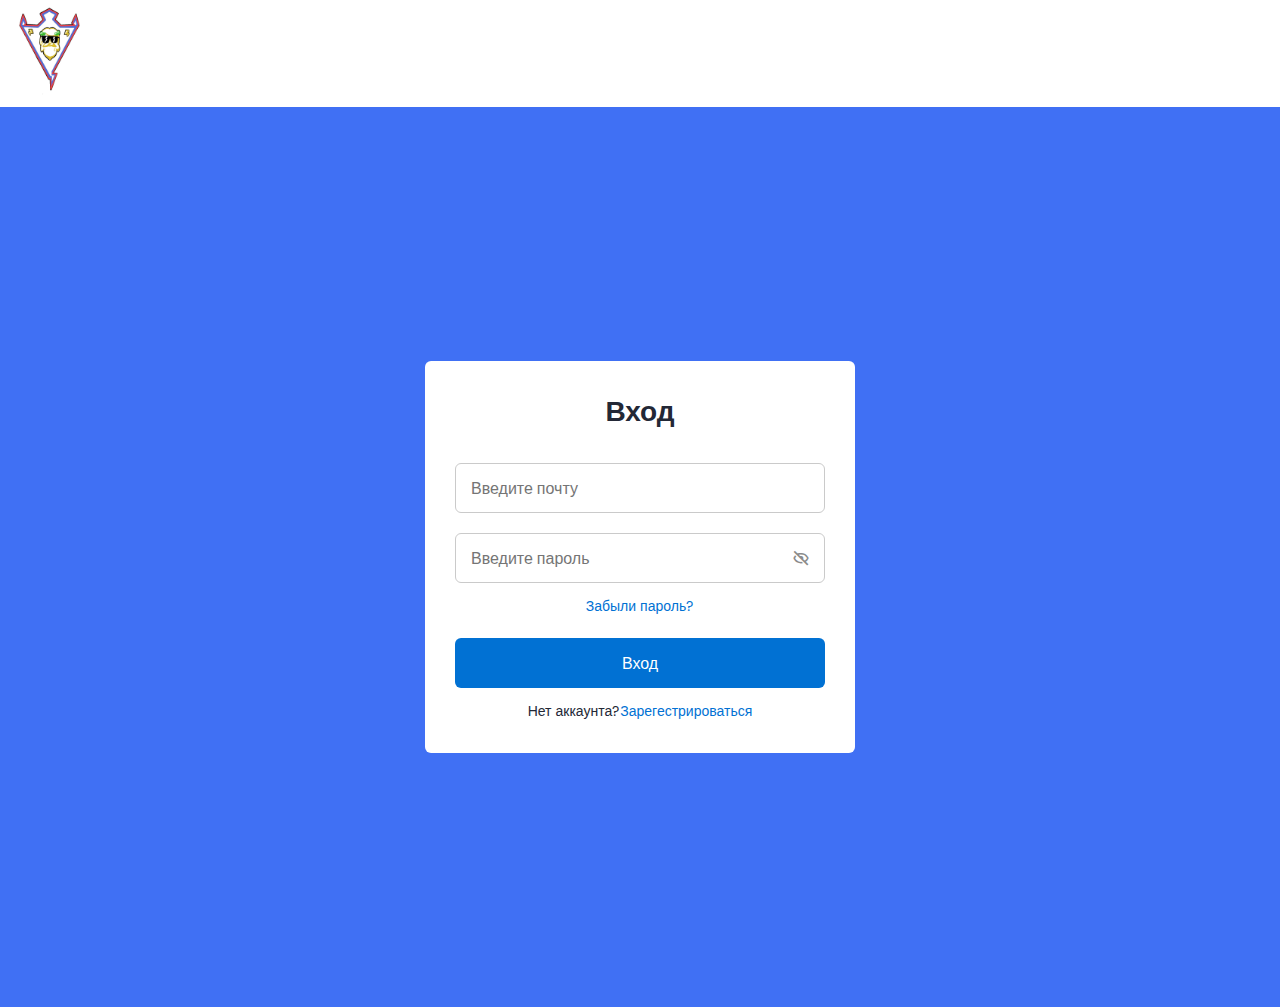
<file: Hakaton_project/reg/register.html>
<!DOCTYPE html>
<html lang="en">

<head>
  <meta charset="UTF-8">
  <meta http-equiv="X-UA-Compatible" content="IE=edge">
  <meta name="viewport" content="width=device-width, initial-scale=1.0">
  <title> Регистрация</title>
  <link rel="stylesheet" href="reg_style.css">
    <link href='https://unpkg.com/boxicons@2.1.2/css/boxicons.min.css' rel='stylesheet'>

</head>

<body>
    <img class="logo" src="-2147483648_-213953.jpg" alt="">
  <section class="container forms">
    <div class="form login">
      <div class="form-content">
        <header>Вход</header>
        <form action="#">
          <div class="field input-field">
            <input type="email" placeholder="Введите почту" class="input" required>
          </div>

          <div class="field input-field">
            <input type="password" placeholder="Введите пароль" class="password" required>
            <i class='bx bx-hide eye-icon'></i>
          </div>

          <div class="form-link">
            <a href="#" class="forgot-pass">Забыли пароль?</a>
          </div>

          <div class="field button-field">
            <button>Вход</button>
          </div>
        </form>

        <div class="form-link">
          <span>Нет аккаунта?<a href="#" class="link signup-link">Зарегестрироваться</a></span>
        </div>
      </div>

    </div>

    

    <div class="form signup">
      <div class="form-content">
        <header>Регистрация</header>
        <form action="#">
          <div class="field input-field">
            <input type="email" placeholder="Введите почту" class="input" required>
          </div>
          <div class="field input-field">
            <input type="Name" placeholder="Введие имя" class="input" required>
          </div>

          <div class="field input-field">
            <input type="name" placeholder="Введите фамилию" class="input" required>
          </div>

          <div class="field input-field">
            <input type="phone" placeholder="Введите телефон" class="input" required>
          </div>

          <div class="field input-field">
            <input type="password" placeholder="Придумайте пароль" class="password" required>
          </div>

          <div class="field input-field">
            <input type="password" placeholder="Подтвердите пароль" class="password" required>
            <i class='bx bx-hide eye-icon'></i>
          </div>

          <div class="field button-field">
            <button>Зарегестрироваться</button>
          </div>
        </form>

        <div class="form-link">
          <span>Уже есть аккаунт? <a href="#" class="link login-link">Войти</a></span>
        </div>
      </div>

    </div>
  </section>

  <script src="script.js"></script>
</body>

</html>
</file>
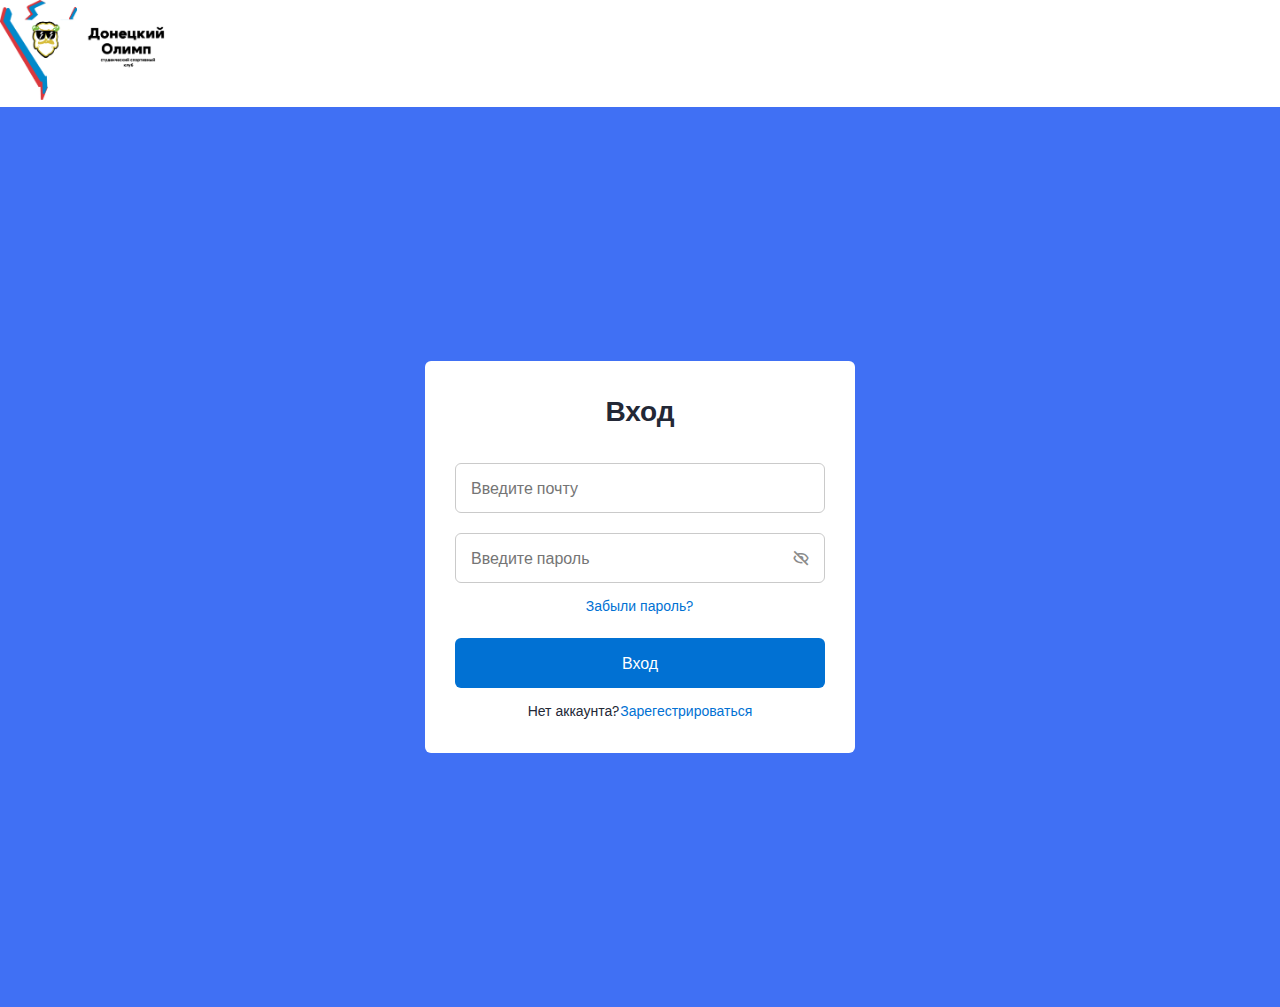
<file: WebGitTeam/reg/register.html>
<!DOCTYPE html>
<html lang="en">

<head>
  <meta charset="UTF-8">
  <meta http-equiv="X-UA-Compatible" content="IE=edge">
  <meta name="viewport" content="width=device-width, initial-scale=1.0">
  <title> Регистрация</title>
  <link rel="stylesheet" href="reg_style.css">
    <link href='https://unpkg.com/boxicons@2.1.2/css/boxicons.min.css' rel='stylesheet'>

</head>

<body>
    <img class="logo" src="1Break.png" alt="">
  <section class="container forms">
    <div class="form login">
      <div class="form-content">
        <header>Вход</header>
        <form action="#">
          <div class="field input-field">
            <input type="email" placeholder="Введите почту" class="input" required>
          </div>

          <div class="field input-field">
            <input type="password" placeholder="Введите пароль" class="password" required>
            <i class='bx bx-hide eye-icon'></i>
          </div>

          <div class="form-link">
            <a href="https://t.me/Website52Bot" class="forgot-pass">Забыли пароль?</a>
          </div>

          <div class="field button-field">
            <button>Вход</button>
          </div>
        </form>

        <div class="form-link">
          <span>Нет аккаунта?<a href="#" class="link signup-link">Зарегестрироваться</a></span>
        </div>
      </div>

    </div>

    

    <div class="form signup">
      <div class="form-content">
        <header>Регистрация</header>
        <form action="#">
          <div class="field input-field">
            <input type="email" placeholder="Введите почту" class="input" required>
          </div>
          <div class="field input-field">
            <input type="Name" placeholder="Введие имя" class="input" required>
          </div>

          <div class="field input-field">
            <input type="name" placeholder="Введите фамилию" class="input" required>
          </div>

          <div class="field input-field">
            <input type="phone" placeholder="Введите телефон" class="input" required>
          </div>

          <div class="field input-field">
            <input type="password" placeholder="Придумайте пароль" class="password" required>
          </div>

          <div class="field input-field">
            <input type="password" placeholder="Подтвердите пароль" class="password" required>
            <i class='bx bx-hide eye-icon'></i>
          </div>

          <div class="field button-field">
            <button>Зарегестрироваться</button>
          </div>
        </form>

        <div class="form-link">
          <span>Уже есть аккаунт? <a href="#" class="link login-link">Войти</a></span>
        </div>
      </div>

    </div>
  </section>

  <script src="script.js"></script>
</body>

</html>
</file>
<file: Hakaton_project/reg/reg_style.css>
@import url('https://fonts.googleapis.com/css2?family=Poppins:wght@300;400;500;600&display=swap');

* {
  margin: 0;
  padding: 0;
  box-sizing: border-box;
  font-family: 'Poppins', sans-serif;
}

.logo{
    height: 100px;
}

.container {
  height: 100vh;
  width: 100%;
  display: flex;
  align-items: center;
  justify-content: center;
  background-color: #4070f4;
  column-gap: 30px;
}

.form {
  position: absolute;
  max-width: 430px;
  width: 100%;
  padding: 30px;
  border-radius: 6px;
  background: #FFF;
}

.form.signup {
  opacity: 0;
  pointer-events: none;
}

.forms.show-signup .form.signup {
  opacity: 1;
  pointer-events: auto;
}

.forms.show-signup .form.login {
  opacity: 0;
  pointer-events: none;
}

header {
  font-size: 28px;
  font-weight: 600;
  color: #232836;
  text-align: center;
}

form {
  margin-top: 30px;
}

.form .field {
  position: relative;
  height: 50px;
  width: 100%;
  margin-top: 20px;
  border-radius: 6px;
}

.field input,
.field button {
  height: 100%;
  width: 100%;
  border: none;
  font-size: 16px;
  font-weight: 400;
  border-radius: 6px;
}

.field input {
  outline: none;
  padding: 0 15px;
  border: 1px solid#CACACA;
}

.field input:focus {
  border-bottom-width: 2px;
  border-left-width:2px;
  border-color: #232836;
}

.eye-icon {
  position: absolute;
  top: 50%;
  right: 10px;
  transform: translateY(-50%);
  font-size: 18px;
  color: #8b8b8b;
  cursor: pointer;
  padding: 5px;
}

.field button {
  color: #fff;
  background-color: #0171d3;
  transition: all 0.3s ease;
  cursor: pointer;
}

.field button:hover {
  background-color: #016dcb;
}

.form-link {
  text-align: center;
  margin-top: 10px;
}

.form-link span,
.form-link a {
  font-size: 14px;
  font-weight: 400;
  color: #232836;
}

.form a {
  color: #0171d3;
  text-decoration: none;
}

.form-content a:hover {
  text-decoration: underline;
}

.line {
  position: relative;
  height: 1px;
  width: 100%;
  margin: 36px 0;
  background-color: #d4d4d4;
}

.line::before {
  content: 'Or';
  position: absolute;
  top: 50%;
  left: 50%;
  transform: translate(-50%, -50%);
  background-color: #FFF;
  color: #8b8b8b;
  padding: 0 15px;
}

.media-options a {
  display: flex;
  align-items: center;
  justify-content: center;
}       
@media screen and (max-width: 400px) {
  .form {
    padding: 20px 10px;
  }

}
</file>
<file: WebGitTeam/reg/reg_style.css>
@import url('https://fonts.googleapis.com/css2?family=Poppins:wght@300;400;500;600&display=swap');

* {
  margin: 0;
  padding: 0;
  box-sizing: border-box;
  font-family: 'Poppins', sans-serif;
}

.logo{
    height: 100px;
}

.container {
  height: 100vh;
  width: 100%;
  display: flex;
  align-items: center;
  justify-content: center;
  background-color: #4070f4;
  column-gap: 30px;
}

.form {
  position: absolute;
  max-width: 430px;
  width: 100%;
  padding: 30px;
  border-radius: 6px;
  background: #FFF;
}

.form.signup {
  opacity: 0;
  pointer-events: none;
}

.forms.show-signup .form.signup {
  opacity: 1;
  pointer-events: auto;
}

.forms.show-signup .form.login {
  opacity: 0;
  pointer-events: none;
}

header {
  font-size: 28px;
  font-weight: 600;
  color: #232836;
  text-align: center;
}

form {
  margin-top: 30px;
}

.form .field {
  position: relative;
  height: 50px;
  width: 100%;
  margin-top: 20px;
  border-radius: 6px;
}

.field input,
.field button {
  height: 100%;
  width: 100%;
  border: none;
  font-size: 16px;
  font-weight: 400;
  border-radius: 6px;
}

.field input {
  outline: none;
  padding: 0 15px;
  border: 1px solid#CACACA;
}

.field input:focus {
  border-bottom-width: 2px;
  border-left-width:2px;
  border-color: #232836;
}

.eye-icon {
  position: absolute;
  top: 50%;
  right: 10px;
  transform: translateY(-50%);
  font-size: 18px;
  color: #8b8b8b;
  cursor: pointer;
  padding: 5px;
}

.field button {
  color: #fff;
  background-color: #0171d3;
  transition: all 0.3s ease;
  cursor: pointer;
}

.field button:hover {
  background-color: #016dcb;
}

.form-link {
  text-align: center;
  margin-top: 10px;
}

.form-link span,
.form-link a {
  font-size: 14px;
  font-weight: 400;
  color: #232836;
}

.form a {
  color: #0171d3;
  text-decoration: none;
}

.form-content a:hover {
  text-decoration: underline;
}

.line {
  position: relative;
  height: 1px;
  width: 100%;
  margin: 36px 0;
  background-color: #d4d4d4;
}

.line::before {
  content: 'Or';
  position: absolute;
  top: 50%;
  left: 50%;
  transform: translate(-50%, -50%);
  background-color: #FFF;
  color: #8b8b8b;
  padding: 0 15px;
}

.media-options a {
  display: flex;
  align-items: center;
  justify-content: center;
}       
@media screen and (max-width: 400px) {
  .form {
    padding: 20px 10px;
  }

}
</file>
